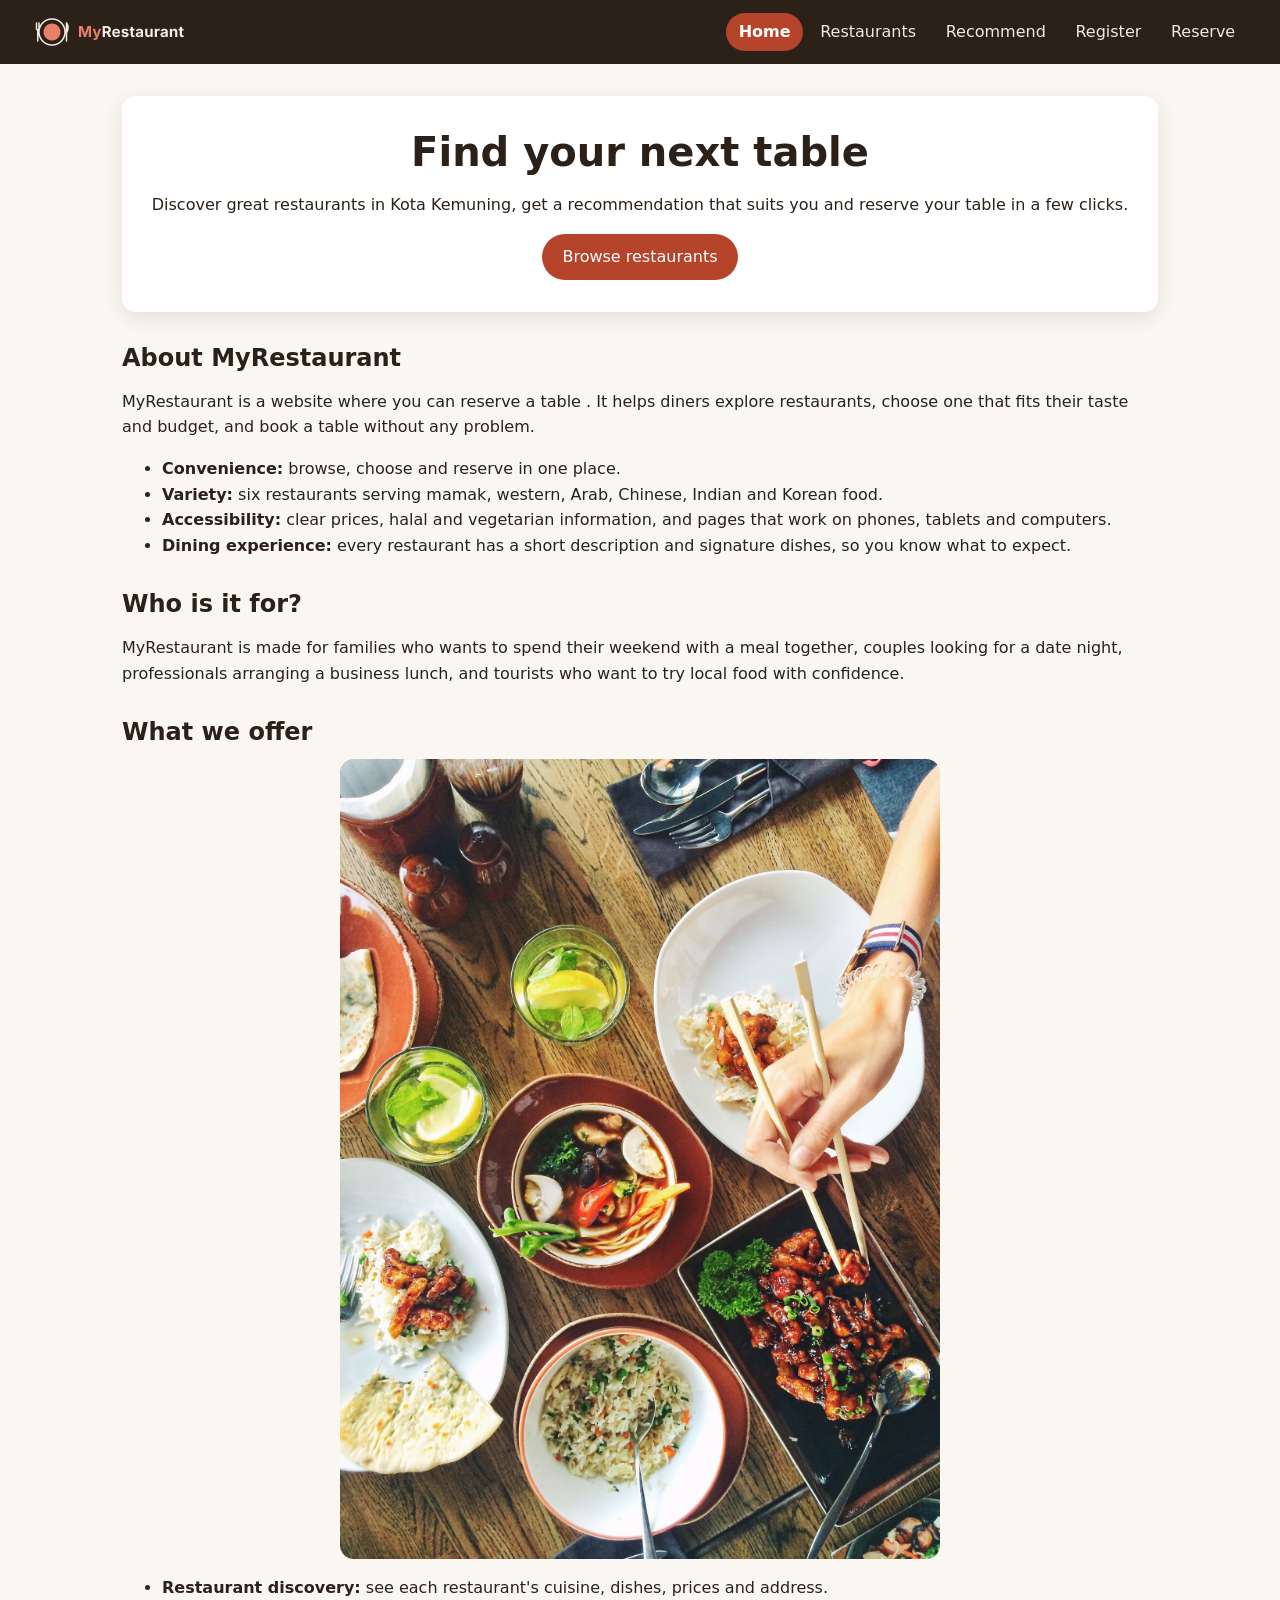
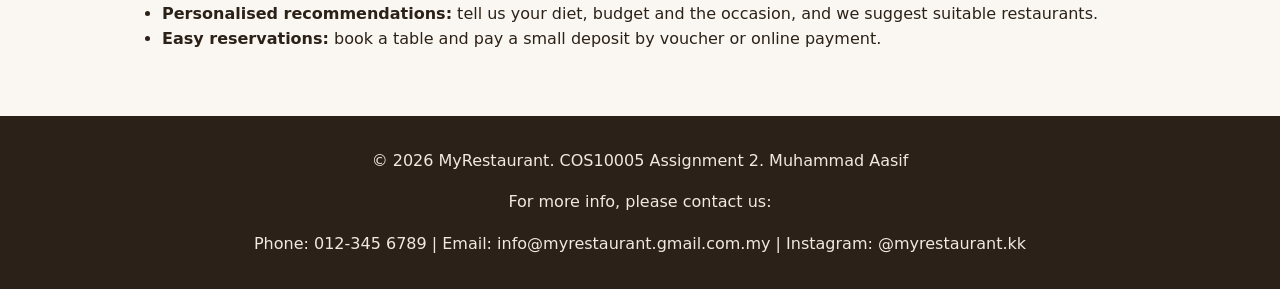
<file: assingment 2/index.html>
<!DOCTYPE html>
<html lang="en">

<head>
  <meta charset="UTF-8">
  <meta name="viewport" content="width=device-width, initial-scale=1.0">
  <title>Home | MyRestaurant</title>
  <link rel="stylesheet" href="css/style.css">
</head>

<body>

  <!-- Shared header and navigation (same on every page; only the "active" class moves) -->
  <header class="site-header">
    <a class="brand" href="index.html"><img src="images/logo.png" alt="MyRestaurant"></a>
    <nav class="main-nav" aria-label="Main navigation">
      <a href="index.html" class="active" aria-current="page">Home</a>
      <a href="restaurants.html">Restaurants</a>
      <a href="recommend.html">Recommend</a>
      <a href="register.html">Register</a>
      <a href="reservation.html">Reserve</a>
    </nav>
  </header>
  <main>
    <!--  platform name and a short tagline -->
    <section class="hero">
      <h1>Find your next table</h1>
      <p>Discover great restaurants in Kota Kemuning, get a recommendation that suits you and reserve your table in a
        few clicks.</p>
      <a class="btn" href="restaurants.html">Browse restaurants</a>
    </section>

    <!-- About the platform: purpose and values -->
    <section>
      <h2>About MyRestaurant</h2>
      <p>MyRestaurant is a website where you can reserve a table . It helps diners explore restaurants, choose one that
        fits their taste and budget, and book a table without any problem.</p>
      <ul>
        <li><strong>Convenience:</strong> browse, choose and reserve in one place.</li>
        <li><strong>Variety:</strong> six restaurants serving mamak, western, Arab, Chinese, Indian and Korean food.
        </li>
        <li><strong>Accessibility:</strong> clear prices, halal and vegetarian information, and pages that work on
          phones, tablets and computers.</li>
        <li><strong>Dining experience:</strong> every restaurant has a short description and signature dishes, so you
          know what to expect.</li>
      </ul>
    </section>

    <!-- Target users -->
    <section>
      <h2>Who is it for?</h2>
      <p>MyRestaurant is made for families who wants to spend their weekend with a meal together, couples looking
        for a date night, professionals
        arranging a business lunch, and tourists who want to try local food with confidence.</p>
    </section>

    <!-- Services and a photo -->
    <section>
      <h2>What we offer</h2>
      <img class="home-image" src="images/home.jpg" alt="Table filled with a variety of Asian dishes seen from above">
      <ul>
        <li><strong>Restaurant discovery:</strong> see each restaurant's cuisine, dishes, prices and address.</li>
        <li><strong>Personalised recommendations:</strong> tell us your diet, budget and the occasion, and we suggest
          suitable restaurants.</li>
        <li><strong>Easy reservations:</strong> book a table and pay a small deposit by voucher or online payment.</li>
      </ul>
    </section>
  </main>
  <footer class="site-footer">
    <p>&copy; 2026 MyRestaurant. COS10005 Assignment 2. Muhammad Aasif</p>
    <!-- Contact details  -->
    <p>For more info, please contact us:</p>
    <p>Phone: 012-345 6789 | Email: info@myrestaurant.gmail.com.my | Instagram: @myrestaurant.kk</p>
  </footer>

  <script src="js/script.js"></script>
</body>

</html>
</file>
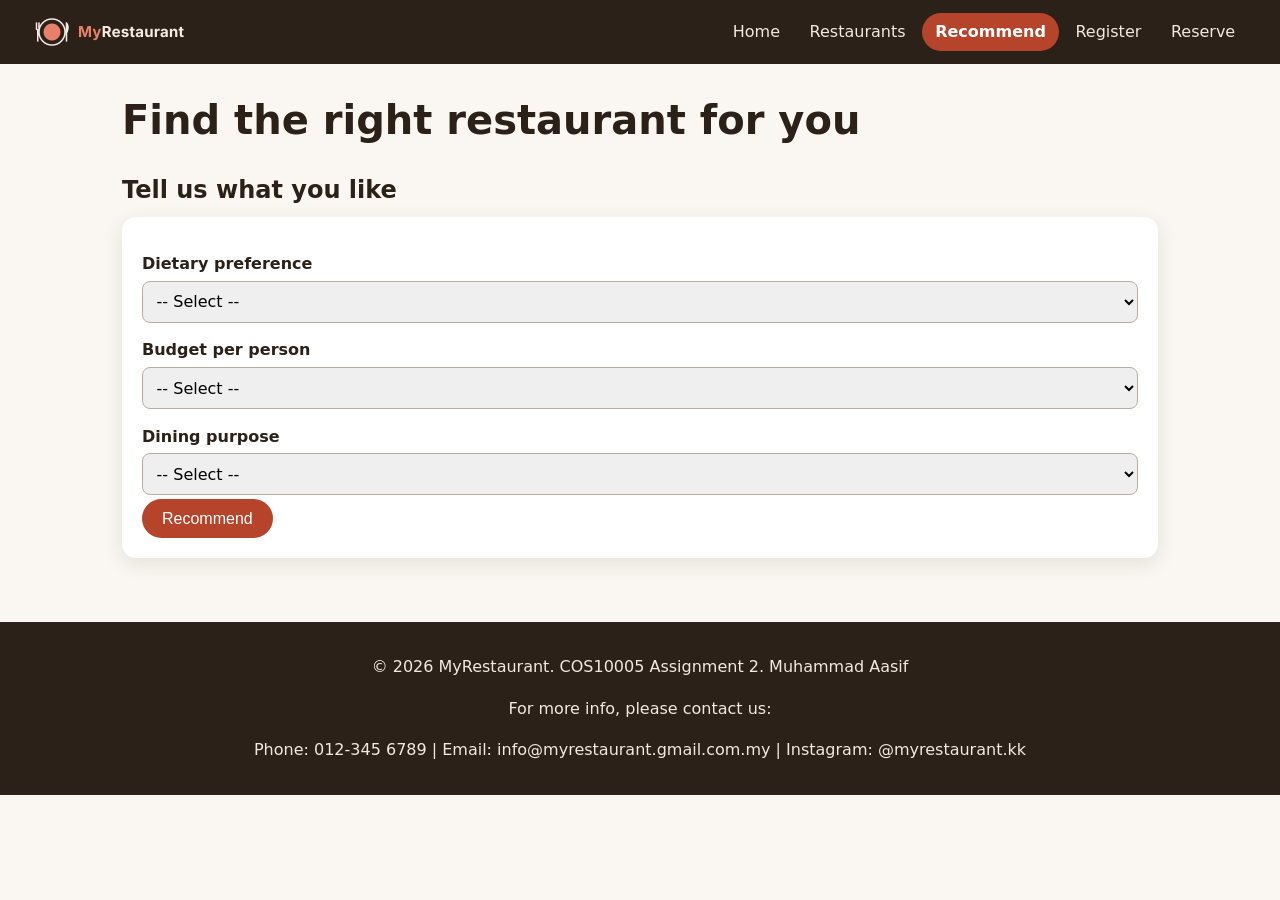
<file: assingment 2/recommend.html>
<!DOCTYPE html>
<html lang="en">

<head>
  <meta charset="UTF-8">
  <meta name="viewport" content="width=device-width, initial-scale=1.0">
  <title>Recommend | MyRestaurant</title>
  <link rel="stylesheet" href="css/style.css">
</head>

<body>

  <!-- Shared header and navigation (same on every page; only the "active" class moves) -->
  <header class="site-header">
    <a class="brand" href="index.html"><img src="images/logo.png" alt="MyRestaurant"></a>
    <nav class="main-nav" aria-label="Main navigation">
      <a href="index.html">Home</a>
      <a href="restaurants.html">Restaurants</a>
      <a href="recommend.html" class="active" aria-current="page">Recommend</a>
      <a href="register.html">Register</a>
      <a href="reservation.html">Reserve</a>
    </nav>
  </header>

  <main>
    <section class="page-title">
      <h1>Find the right restaurant for you</h1>
    </section>

    <section>
      <h2>Tell us what you like</h2>

      <!-- Recommendation form: the user picks a diet, a budget and a dining purpose -->
      <form id="recommend-form" novalidate>

        <label for="diet">Dietary preference</label>
        <select id="diet" name="diet">
          <option value="">-- Select --</option>
          <option value="halal">Halal</option>
          <option value="vegetarian">Vegetarian</option>
          <option value="none">None</option>
        </select>
        <p class="error-message" id="diet-rec-error"></p>

        <label for="budget">Budget per person</label>
        <select id="budget" name="budget">
          <option value="">-- Select --</option>
          <option value="20">Up to RM 20</option>
          <option value="35">Up to RM 35</option>
          <option value="50">Up to RM 50</option>
          <option value="100">Above RM 50</option>
        </select>
        <p class="error-message" id="budget-error"></p>

        <label for="purpose">Dining purpose</label>
        <select id="purpose" name="purpose">
          <option value="">-- Select --</option>
          <option value="family">Family</option>
          <option value="date">Date</option>
          <option value="business">Business</option>
        </select>
        <p class="error-message" id="purpose-error"></p>

        <button type="submit" class="btn">Recommend</button>
      </form>

      <!-- JavaScript writes the recommended restaurants here -->
      <div id="recommend-results" aria-live="polite"></div>
    </section>
  </main>

  <footer class="site-footer">
    <p>&copy; 2026 MyRestaurant. COS10005 Assignment 2. Muhammad Aasif</p>
    <!-- Contact details  -->
    <p>For more info, please contact us:</p>
    <p>Phone: 012-345 6789 | Email: info@myrestaurant.gmail.com.my | Instagram: @myrestaurant.kk</p>
  </footer>

  <script src="js/script.js"></script>
</body>

</html>
</file>
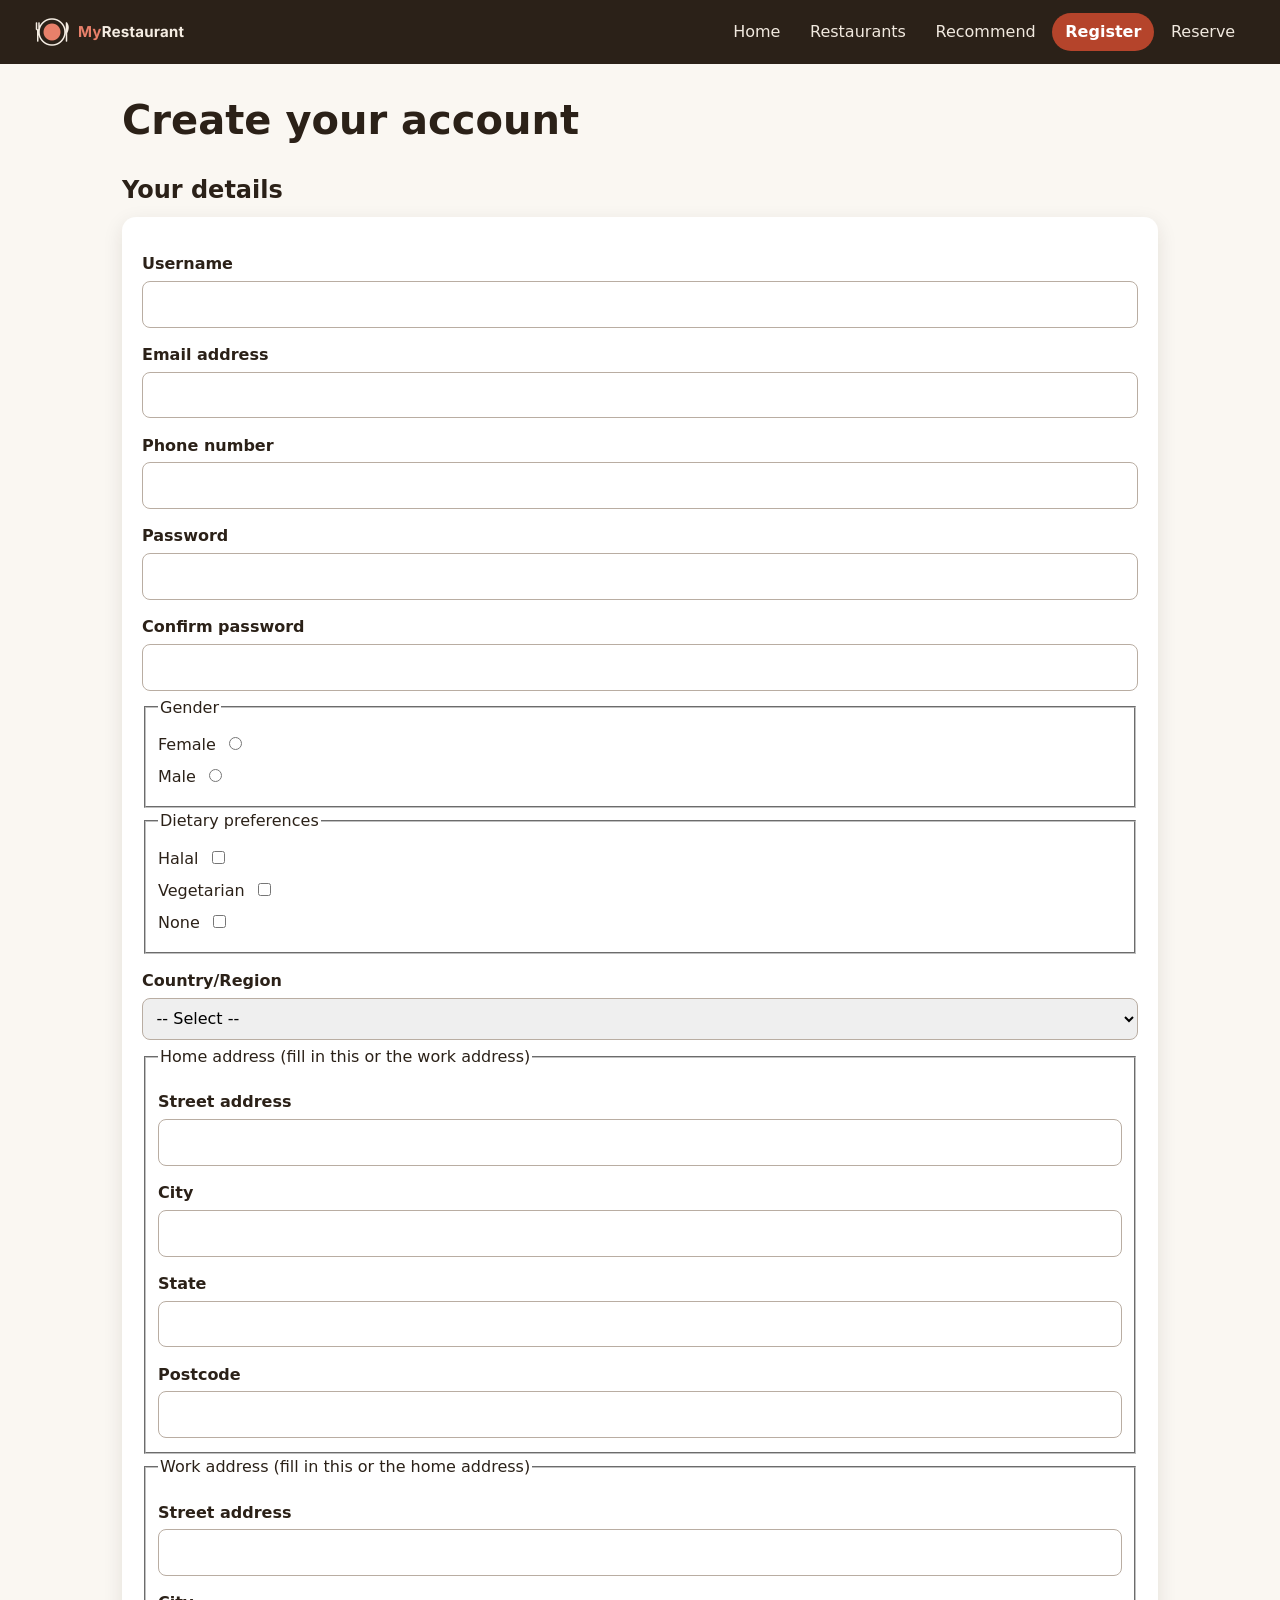
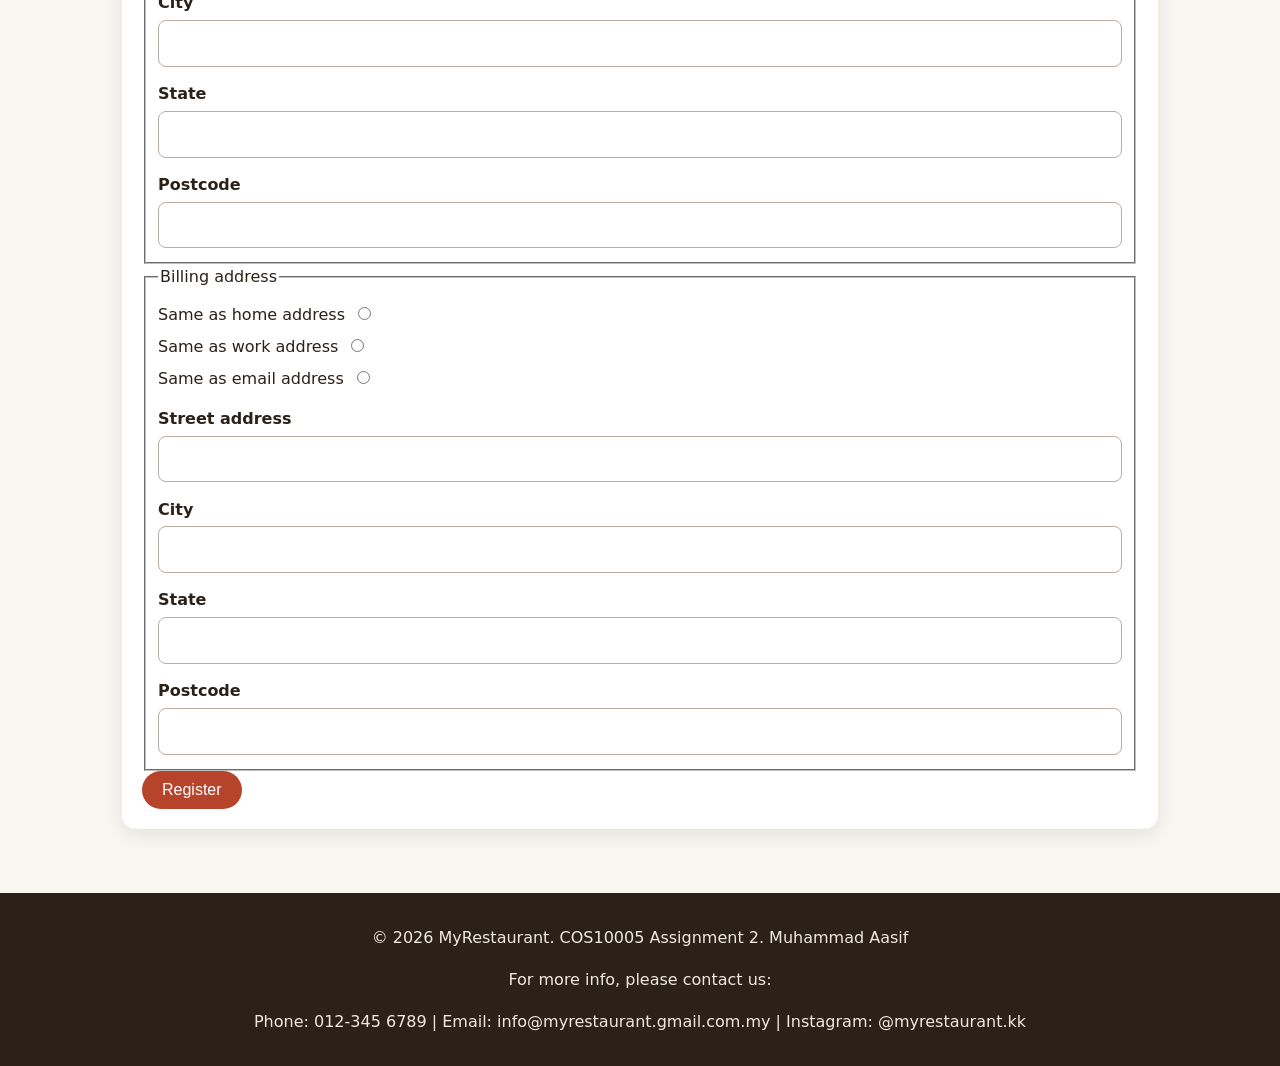
<file: assingment 2/register.html>
<!DOCTYPE html>
<html lang="en">

<head>
  <meta charset="UTF-8">
  <meta name="viewport" content="width=device-width, initial-scale=1.0">
  <title>Register | MyRestaurant</title>
  <link rel="stylesheet" href="css/style.css">
</head>

<body>

  <header class="site-header">
    <a class="brand" href="index.html"><img src="images/logo.png" alt="MyRestaurant"></a>
    <nav class="main-nav" aria-label="Main navigation">
      <a href="index.html">Home</a>
      <a href="restaurants.html">Restaurants</a>
      <a href="recommend.html">Recommend</a>
      <a href="register.html" class="active" aria-current="page">Register</a>
      <a href="reservation.html">Reserve</a>
    </nav>
  </header>

  <main>
    <section class="page-title">
      <h1>Create your account</h1>
    </section>

    <section>
      <h2>Your details</h2>
      <!-- username, email, phone, password,confirm password, gender, dietary preferences, country/region, submit -->
      <!-- Registration form: each field has a label and an empty paragraph for its error message -->
      <form id="register-form" novalidate>

        <!-- Username -->
        <label for="username">Username</label>
        <input type="text" id="username" name="username">
        <p class="error-message" id="username-error"></p>
        <!--email adress-->
        <label for="email">Email address</label>
        <input type="email" id="email" name="email">
        <p class="error-message" id="email-error"></p>

        <!--phone number-->
        <label for="phone">Phone number</label>
        <input type="tel" id="phone" name="phone">
        <p class="error-message" id="phone-error"></p>

        <!--password-->
        <label for="password">Password</label>
        <input type="password" id="password" name="password">
        <p class="error-message" id="password-error"></p>

        <!--confirm-password-->
        <label for="confirm-password">Confirm password</label>
        <input type="password" id="confirm-password" name="confirm-password">
        <p class="error-message" id="confirm-error"></p>

        <!-- Gender: radio buttons, only one can be chosen -->
        <fieldset>
          <legend>Gender</legend>
          <label>Female <input type="radio" id="gender-female" name="gender" value="female"></label>
          <label>Male <input type="radio" id="gender-male" name="gender" value="male"></label>
          <p class="error-message" id="gender-error"></p>
        </fieldset>

        <!-- Dietary preferences: checkboxes, several can be chosen -->
        <fieldset>
          <legend>Dietary preferences</legend>
          <label>Halal <input type="checkbox" id="diet-halal" name="diet" value="halal"></label>
          <label>Vegetarian <input type="checkbox" id="diet-vegetarian" name="diet" value="vegetarian"></label>
          <label>None <input type="checkbox" id="diet-none" name="diet" value="none"></label>
          <p class="error-message" id="diet-error"></p>
        </fieldset>

        <!-- Country/region drop-down list -->
        <label for="country">Country/Region</label>
        <select id="country" name="country">
          <option value="">-- Select --</option>
          <option value="Malaysia">Malaysia</option>
          <option value="Singapore">Singapore</option>
          <option value="Indonesia">Indonesia</option>
          <option value="Other">Other</option>
        </select>
        <p class="error-message" id="country-error"></p>
        <!-- Home address -->
        <fieldset class="address-group">
          <legend>Home address (fill in this or the work address)</legend>
          <label for="home-street">Street address</label>
          <input type="text" id="home-street" name="home-street">
          <label for="home-city">City</label>
          <input type="text" id="home-city" name="home-city">
          <label for="home-state">State</label>
          <input type="text" id="home-state" name="home-state">
          <label for="home-postcode">Postcode</label>
          <input type="text" id="home-postcode" name="home-postcode">
          <p class="error-message" id="home-address-error"></p>
        </fieldset>

        <!-- Work address -->
        <fieldset class="address-group">
          <legend>Work address (fill in this or the home address)</legend>
          <label for="work-street">Street address</label>
          <input type="text" id="work-street" name="work-street">
          <label for="work-city">City</label>
          <input type="text" id="work-city" name="work-city">
          <label for="work-state">State</label>
          <input type="text" id="work-state" name="work-state">
          <label for="work-postcode">Postcode</label>
          <input type="text" id="work-postcode" name="work-postcode">
          <p class="error-message" id="work-address-error"></p>
        </fieldset>

        <!-- Billing address: choosing home or work fills the boxes automatically -->
        <fieldset class="address-group">
          <legend>Billing address</legend>
          <div class="billing-options">
            <label>Same as home address <input type="radio" id="bill-opt-home" name="billing-source"
                value="home"></label>
            <label>Same as work address <input type="radio" id="bill-opt-work" name="billing-source"
                value="work"></label>
            <label>Same as email address <input type="radio" id="bill-opt-email" name="billing-source"
                value="email"></label>

          </div>
          <label for="bill-street">Street address</label>
          <input type="text" id="bill-street" name="bill-street">
          <label for="bill-city">City</label>
          <input type="text" id="bill-city" name="bill-city">
          <label for="bill-state">State</label>
          <input type="text" id="bill-state" name="bill-state">
          <label for="bill-postcode">Postcode</label>
          <input type="text" id="bill-postcode" name="bill-postcode">
          <p class="error-message" id="bill-address-error"></p>
        </fieldset>

        <button type="submit" class="btn">Register</button>
      </form>
      <p id="register-success" class="success-message"></p>
    </section>
  </main>

  <footer class="site-footer">
    <p>&copy; 2026 MyRestaurant. COS10005 Assignment 2. Muhammad Aasif</p>
    <!-- Contact details  -->
    <p>For more info, please contact us:</p>
    <p>Phone: 012-345 6789 | Email: info@myrestaurant.gmail.com.my | Instagram: @myrestaurant.kk</p>
  </footer>

  <script src="js/script.js"></script>
</body>

</html>
</file>
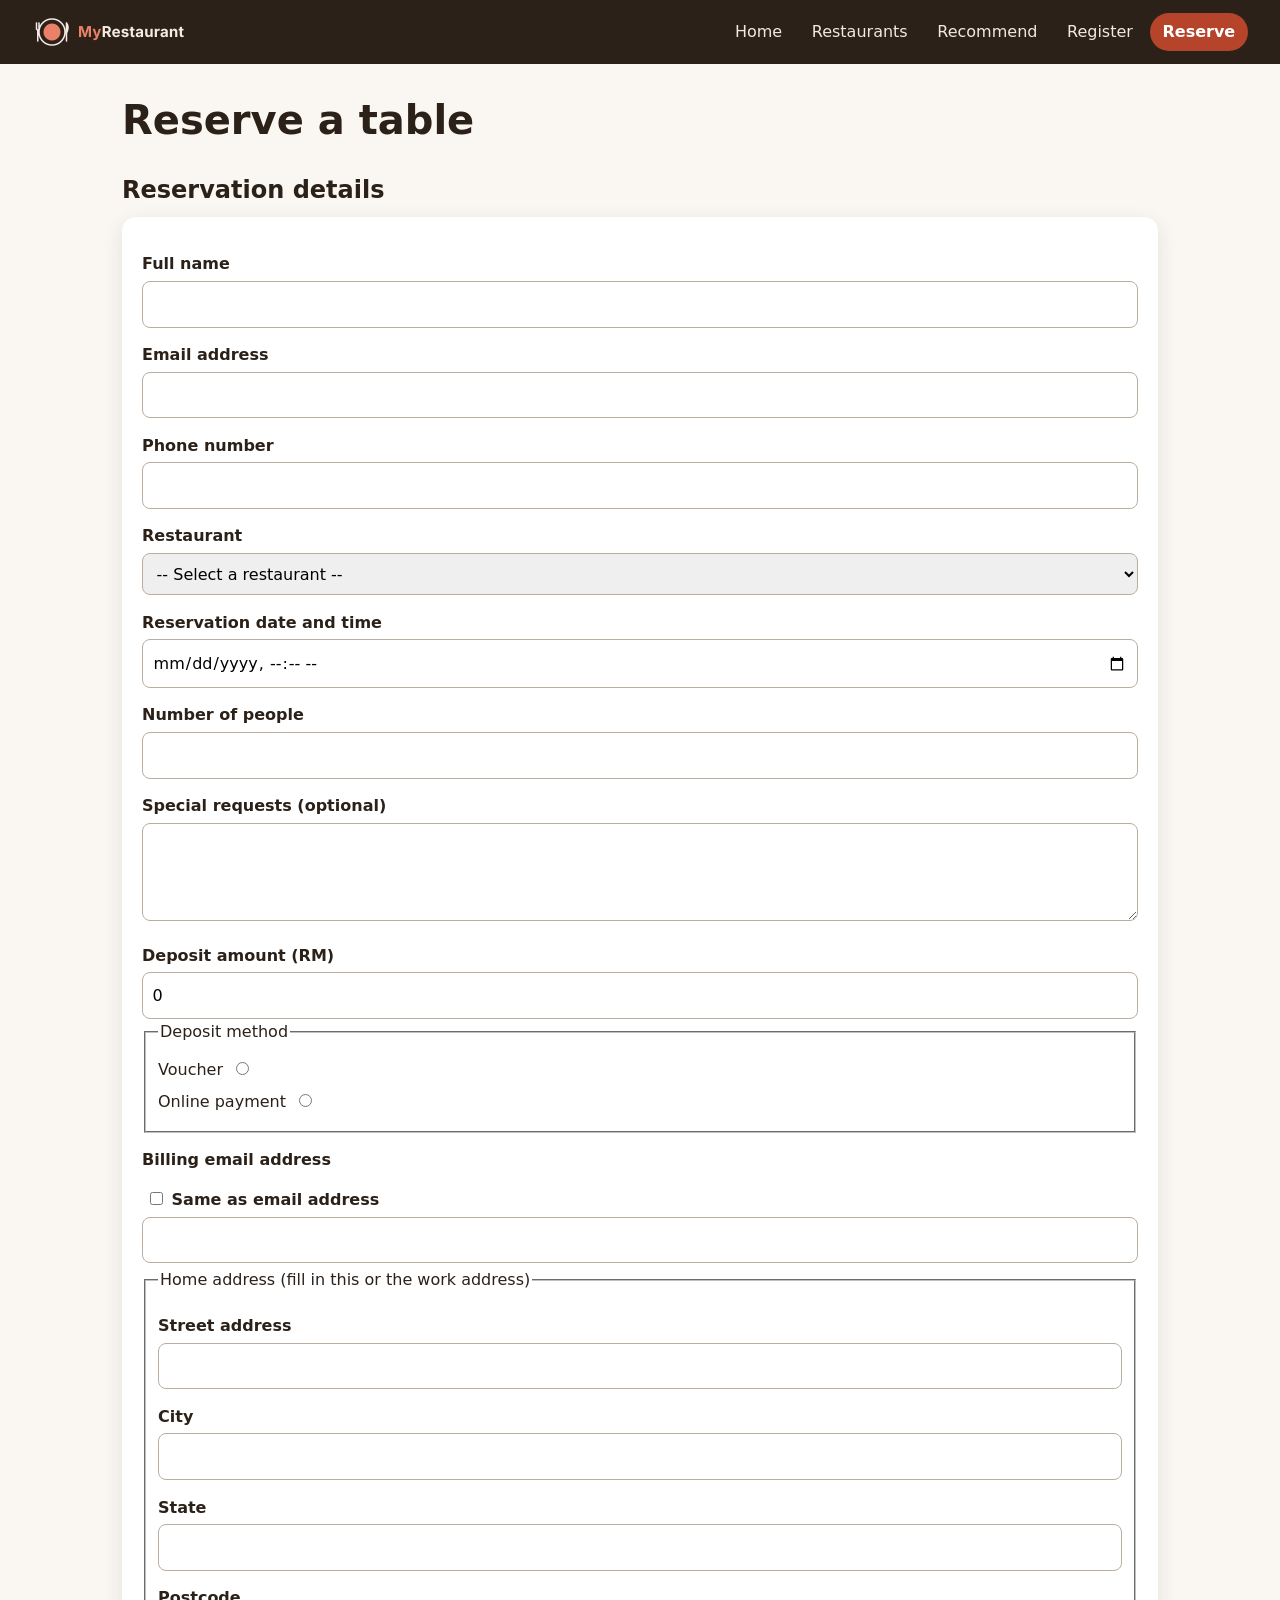
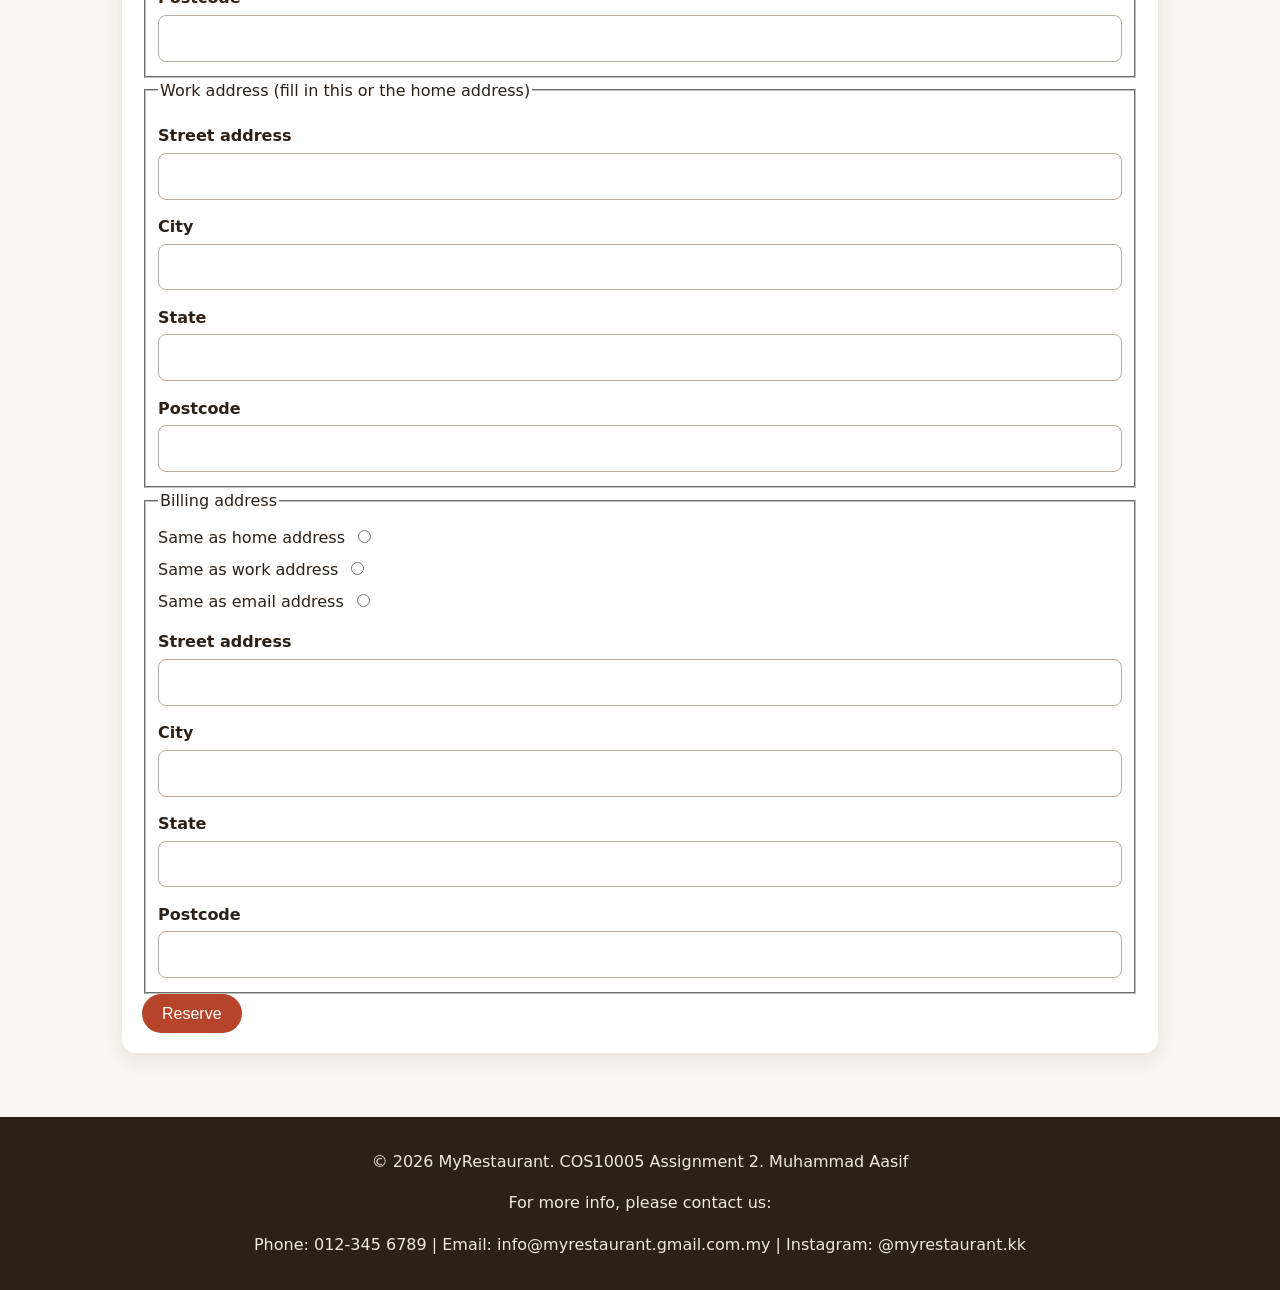
<file: assingment 2/reservation.html>
<!DOCTYPE html>
<html lang="en">

<head>
  <meta charset="UTF-8">
  <meta name="viewport" content="width=device-width, initial-scale=1.0">
  <title>Reservation | MyRestaurant</title>
  <link rel="stylesheet" href="css/style.css">
</head>

<body>

  <header class="site-header">
    <a class="brand" href="index.html"><img src="images/logo.png" alt="MyRestaurant"></a>
    <nav class="main-nav" aria-label="Main navigation">
      <a href="index.html">Home</a>
      <a href="restaurants.html">Restaurants</a>
      <a href="recommend.html">Recommend</a>
      <a href="register.html">Register</a>
      <a href="reservation.html" class="active" aria-current="page">Reserve</a>
    </nav>
  </header>

  <main>
    <section class="page-title">
      <h1>Reserve a table</h1>
    </section>

    <section>
      <h2>Reservation details</h2>

      <!-- Reservation form -->
      <form id="reservation-form" method="post" action="http://mercury.swin.edu.au/it000000/cos10005/regtest.php"
        novalidate>

        <!-- Customer details -->
        <label for="fullname">Full name</label>
        <input type="text" id="fullname" name="fullname">
        <p class="error-message" id="fullname-error"></p>

        <label for="res-email">Email address</label>
        <input type="email" id="res-email" name="email">
        <p class="error-message" id="res-email-error"></p>

        <label for="res-phone">Phone number</label>
        <input type="tel" id="res-phone" name="phone">
        <p class="error-message" id="res-phone-error"></p>

        <!-- Restaurant drop-down: the deposit below changes with the choice -->
        <label for="restaurant">Restaurant</label>
        <select id="restaurant" name="restaurant">
          <option value="">-- Select a restaurant --</option>
          <option value="asiba">Restaurant Asiba</option>
          <option value="gula">Restaurant Gula Cakery</option>
          <option value="pakistan">Restaurant Pakistan</option>
          <option value="hakshan">Restaurant Hakshan</option>
          <option value="leela">Madam Leela's</option>
          <option value="jisoo">Restaurant Jisoo Korean Fried Chicken</option>
        </select>
        <p class="error-message" id="restaurant-error"></p>

        <!-- Booking details -->
        <label for="datetime">Reservation date and time</label>
        <input type="datetime-local" id="datetime" name="datetime">
        <p class="error-message" id="datetime-error"></p>

        <label for="people">Number of people</label>
        <input type="number" id="people" name="people">
        <p class="error-message" id="people-error"></p>

        <label for="requests">Special requests (optional)</label>
        <textarea id="requests" name="requests" rows="3"></textarea>

        <!-- Deposit amount: read only, filled in by JavaScript -->
        <label for="deposit">Deposit amount (RM)</label>
        <input type="text" id="deposit" name="deposit" value="0" readonly>

        <!-- Deposit method: radio buttons, only one can be chosen -->
        <fieldset>
          <legend>Deposit method</legend>
          <label>Voucher <input type="radio" id="pay-voucher" name="paymethod" value="voucher"></label>
          <label>Online payment <input type="radio" id="pay-online" name="paymethod" value="online"></label>
        </fieldset>
        <p class="error-message" id="paymethod-error"></p>

        <!-- Voucher section: hidden until Voucher is chosen -->
        <div id="voucher-section" class="hidden">
          <label for="voucher">Voucher code (12 digits)</label>
          <input type="text" id="voucher" name="voucher">
          <p class="error-message" id="voucher-error"></p>
        </div>

        <!-- Card section: hidden until Online payment is chosen -->
        <div id="card-section" class="hidden">
          <label for="cardtype">Card type</label>
          <select id="cardtype" name="cardtype">
            <option value="">-- Select --</option>
            <option value="visa">Visa</option>
            <option value="mastercard">Mastercard</option>
            <option value="amex">American Express</option>
          </select>
          <p class="error-message" id="cardtype-error"></p>

          <label for="cardnumber">Card number (use a fake number for testing)</label>
          <input type="text" id="cardnumber" name="cardnumber">
          <p class="error-message" id="cardnumber-error"></p>
        </div>

        <!-- Billing email: the checkbox copies the email address above -->
        <label for="billing-email">Billing email address</label>
        <label><input type="checkbox" id="same-email"> Same as email address</label>
        <input type="email" id="billing-email" name="billingemail">
        <p class="error-message" id="billing-email-error"></p>

        <!-- Home address -->
        <fieldset class="address-group">
          <legend>Home address (fill in this or the work address)</legend>
          <label for="home-street">Street address</label>
          <input type="text" id="home-street" name="home-street">
          <label for="home-city">City</label>
          <input type="text" id="home-city" name="home-city">
          <label for="home-state">State</label>
          <input type="text" id="home-state" name="home-state">
          <label for="home-postcode">Postcode</label>
          <input type="text" id="home-postcode" name="home-postcode">
          <p class="error-message" id="home-address-error"></p>
        </fieldset>

        <!-- Work address -->
        <fieldset class="address-group">
          <legend>Work address (fill in this or the home address)</legend>
          <label for="work-street">Street address</label>
          <input type="text" id="work-street" name="work-street">
          <label for="work-city">City</label>
          <input type="text" id="work-city" name="work-city">
          <label for="work-state">State</label>
          <input type="text" id="work-state" name="work-state">
          <label for="work-postcode">Postcode</label>
          <input type="text" id="work-postcode" name="work-postcode">
          <p class="error-message" id="work-address-error"></p>
        </fieldset>

        <!-- Billing address: choosing home or work fills the boxes automatically -->
        <fieldset class="address-group">
          <legend>Billing address</legend>
          <div class="billing-options">
            <label>Same as home address <input type="radio" id="bill-opt-home" name="billing-source"
                value="home"></label>
            <label>Same as work address <input type="radio" id="bill-opt-work" name="billing-source"
                value="work"></label>
            <label>Same as email address <input type="radio" id="bill-opt-email" name="billing-source"
                value="email"></label>
          </div>
          <label for="bill-street">Street address</label>
          <input type="text" id="bill-street" name="bill-street">
          <label for="bill-city">City</label>
          <input type="text" id="bill-city" name="bill-city">
          <label for="bill-state">State</label>
          <input type="text" id="bill-state" name="bill-state">
          <label for="bill-postcode">Postcode</label>
          <input type="text" id="bill-postcode" name="bill-postcode">
          <p class="error-message" id="bill-address-error"></p>
        </fieldset>
        <button type="submit" class="btn">Reserve</button>

      </form>
    </section>
  </main>

  <footer class="site-footer">
    <p>&copy; 2026 MyRestaurant. COS10005 Assignment 2. Muhammad Aasif</p>
    <!-- Contact details  -->
    <p>For more info, please contact us:</p>
    <p>Phone: 012-345 6789 | Email: info@myrestaurant.gmail.com.my | Instagram: @myrestaurant.kk</p>
  </footer>

  <script src="js/script.js"></script>
</body>

</html>
</file>
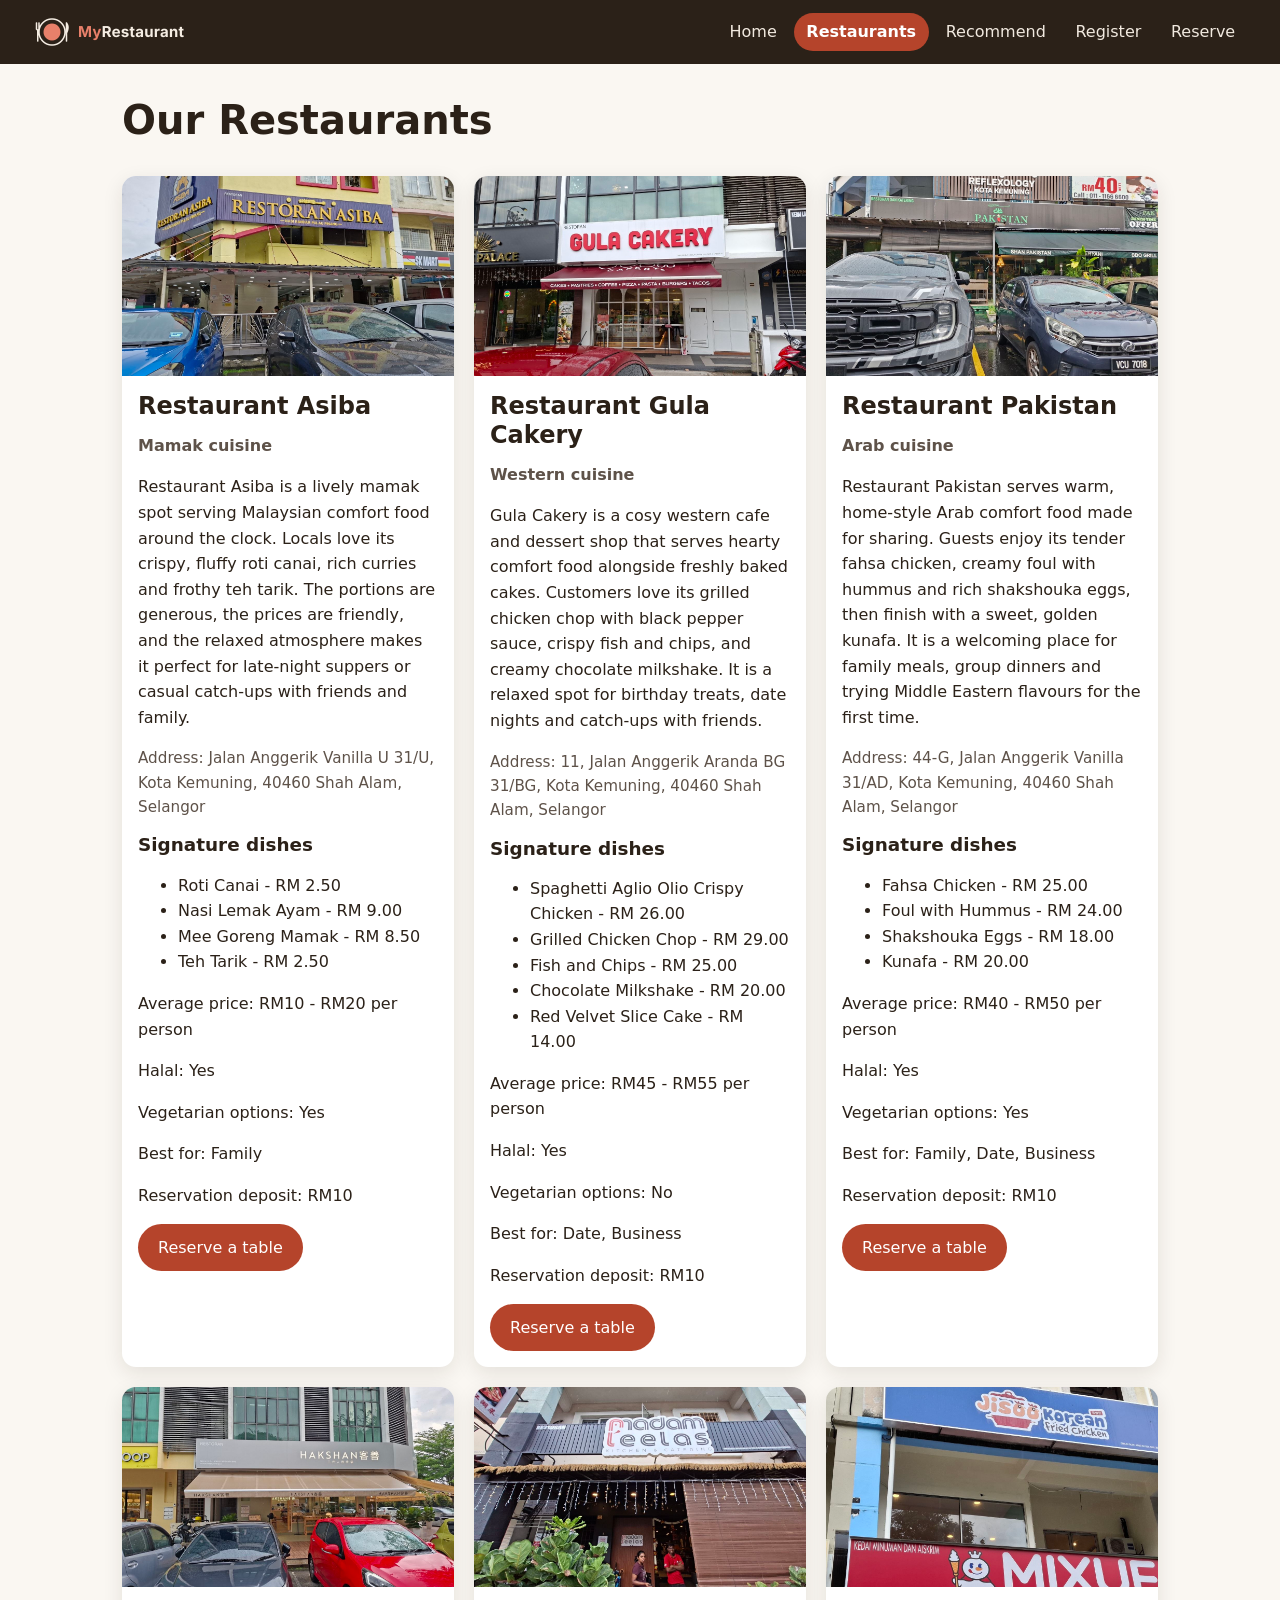
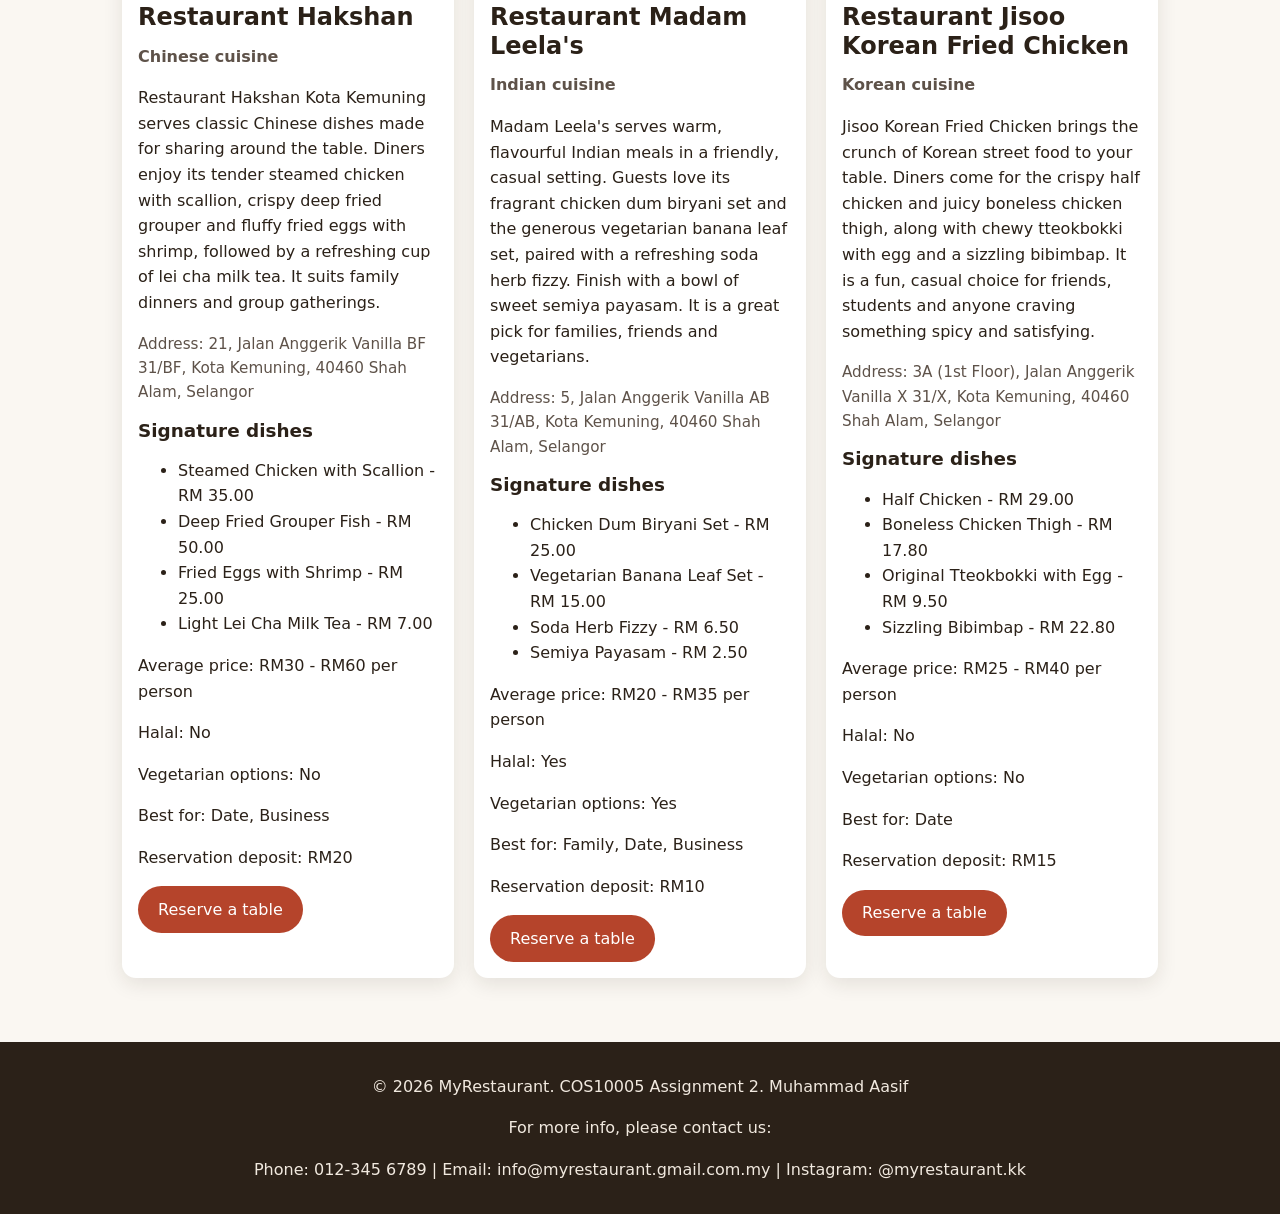
<file: assingment 2/restaurants.html>
<!DOCTYPE html>
<html lang="en">

<head>
  <meta charset="UTF-8">
  <meta name="viewport" content="width=device-width, initial-scale=1.0">
  <title>Restaurants | MyRestaurant</title>
  <link rel="stylesheet" href="css/style.css">
</head>

<body>

  <header class="site-header">
    <a class="brand" href="index.html"><img src="images/logo.png" alt="MyRestaurant"></a>
    <nav class="main-nav" aria-label="Main navigation">
      <a href="index.html">Home</a>
      <a href="restaurants.html" class="active" aria-current="page">Restaurants</a>
      <a href="recommend.html">Recommend</a>
      <a href="register.html">Register</a>
      <a href="reservation.html">Reserve</a>
    </nav>
  </header>

  <main>
    <section class="page-title">
      <h1>Our Restaurants</h1>
    </section>

    <section class="restaurant-grid">
      <!-- Each needs:name, cuisine, signature dishes + prices, deposit amount, 50-100 word description, image with alt text, average price per person.-->

      <!-- Restaurant 1: Asiba (Mamak) -->
      <article class="restaurant-card">
        <img src="images/asiba.jpg" alt="Front of Restaurant Asiba in Kota Kemuning">
        <div class="card-body">
          <h2>Restaurant Asiba</h2>
          <p class="cuisine">Mamak cuisine</p>
          <p>Restaurant Asiba is a lively mamak spot serving Malaysian comfort food around the clock. Locals love its
            crispy, fluffy roti canai, rich curries and frothy teh tarik. The portions are generous, the prices are
            friendly, and the relaxed atmosphere makes it perfect for late-night suppers or casual catch-ups with
            friends and family.</p>
          <p class="address">Address: Jalan Anggerik Vanilla U 31/U, Kota Kemuning, 40460 Shah Alam, Selangor</p>
          <h3>Signature dishes</h3>
          <ul>
            <li>Roti Canai - RM 2.50</li>
            <li>Nasi Lemak Ayam - RM 9.00</li>
            <li>Mee Goreng Mamak - RM 8.50</li>
            <li>Teh Tarik - RM 2.50</li>
          </ul>
          <p>Average price: RM10 - RM20 per person</p>
          <p>Halal: Yes</p>
          <p>Vegetarian options: Yes</p>
          <p>Best for: Family</p>
          <p>Reservation deposit: RM10</p>
          <a class="btn" href="reservation.html?restaurant=asiba">Reserve a table</a>
        </div>
      </article>
      <!-- Restaurant 2: Gula Cakery (Western) -->
      <article class="restaurant-card">
        <img src="images/gula.jpg" alt="Front of Restaurant Gula Cakery in Kota Kemuning">
        <div class="card-body">
          <h2>Restaurant Gula Cakery</h2>
          <p class="cuisine">Western cuisine</p>
          <p>Gula Cakery is a cosy western cafe and dessert shop that serves hearty comfort food alongside freshly baked
            cakes. Customers love its grilled chicken chop with black pepper sauce, crispy fish and chips, and creamy
            chocolate milkshake. It is a relaxed spot for birthday treats, date nights and catch-ups with friends.</p>
          <p class="address">Address: 11, Jalan Anggerik Aranda BG 31/BG, Kota Kemuning, 40460 Shah Alam, Selangor</p>
          <h3> Signature dishes</h3>
          <ul>
            <li>Spaghetti Aglio Olio Crispy Chicken - RM 26.00</li>
            <li>Grilled Chicken Chop - RM 29.00</li>
            <li>Fish and Chips - RM 25.00</li>
            <li>Chocolate Milkshake - RM 20.00</li>
            <li>Red Velvet Slice Cake - RM 14.00</li>
          </ul>
          <p>Average price: RM45 - RM55 per person</p>
          <p>Halal: Yes</p>
          <p>Vegetarian options: No</p>
          <p>Best for: Date, Business</p>
          <p>Reservation deposit: RM10</p>
          <a class="btn" href="reservation.html?restaurant=gula">Reserve a table</a>
        </div>
      </article>
      <!-- Restaurant 3: Pakistan (Arab) -->
      <article class="restaurant-card">
        <img src="images/pakistan.jpg" alt="Front of Restaurant Pakistan in Kota Kemuning">
        <div class="card-body">
          <h2>Restaurant Pakistan</h2>
          <p class="cuisine">Arab cuisine</p>
          <p>Restaurant Pakistan serves warm, home-style Arab comfort food made for sharing. Guests enjoy its tender
            fahsa chicken, creamy foul with hummus and rich shakshouka eggs, then finish with a sweet, golden kunafa. It
            is a welcoming place for family meals, group dinners and trying Middle Eastern flavours for the first time.
          </p>
          <p class="address">Address: 44-G, Jalan Anggerik Vanilla 31/AD, Kota Kemuning, 40460 Shah Alam, Selangor</p>
          <h3> Signature dishes</h3>
          <ul>
            <li>Fahsa Chicken - RM 25.00</li>
            <li>Foul with Hummus - RM 24.00</li>
            <li>Shakshouka Eggs - RM 18.00</li>
            <li>Kunafa - RM 20.00</li>
          </ul>
          <p>Average price: RM40 - RM50 per person</p>
          <p>Halal: Yes</p>
          <p>Vegetarian options: Yes</p>
          <p>Best for: Family, Date, Business</p>
          <p>Reservation deposit: RM10</p>
          <a class="btn" href="reservation.html?restaurant=pakistan">Reserve a table</a>
        </div>
      </article>
      <!-- Restaurant 4: Hakshan (Chinese) -->
      <article class="restaurant-card">
        <img src="images/hakshan.jpg" alt="Front of Restaurant Hakshan in Kota Kemuning">
        <div class="card-body">
          <h2>Restaurant Hakshan</h2>
          <p class="cuisine">Chinese cuisine</p>
          <p>Restaurant Hakshan Kota Kemuning serves classic Chinese dishes made for sharing around the table. Diners
            enjoy its tender steamed chicken with scallion, crispy deep fried grouper and fluffy fried eggs with shrimp,
            followed by a refreshing cup of lei cha milk tea. It suits family dinners and group gatherings.</p>
          <p class="address">Address: 21, Jalan Anggerik Vanilla BF 31/BF, Kota Kemuning, 40460 Shah Alam, Selangor</p>
          <h3> Signature dishes</h3>
          <ul>
            <li>Steamed Chicken with Scallion - RM 35.00</li>
            <li>Deep Fried Grouper Fish - RM 50.00</li>
            <li>Fried Eggs with Shrimp - RM 25.00</li>
            <li>Light Lei Cha Milk Tea - RM 7.00</li>
          </ul>
          <p>Average price: RM30 - RM60 per person</p>
          <p>Halal: No</p>
          <p>Vegetarian options: No</p>
          <p>Best for: Date, Business</p>
          <p>Reservation deposit: RM20</p>
          <a class="btn" href="reservation.html?restaurant=hakshan">Reserve a table</a>
        </div>
      </article>
      <!-- Restaurant 5:  Lella's (Indian) -->
      <article class="restaurant-card">
        <img src="images/leela.jpg" alt="Front of Restaurant Madam Leela's in Kota Kemuning">
        <div class="card-body">
          <h2>Restaurant Madam Leela's</h2>
          <p class="cuisine">Indian cuisine</p>
          <p>Madam Leela's serves warm, flavourful Indian meals in a friendly, casual setting. Guests love its fragrant
            chicken dum biryani set and the generous vegetarian banana leaf set, paired with a refreshing soda herb
            fizzy. Finish with a bowl of sweet semiya payasam. It is a great pick for families, friends and vegetarians.
          </p>
          <p class="address">Address: 5, Jalan Anggerik Vanilla AB 31/AB, Kota Kemuning, 40460 Shah Alam, Selangor</p>
          <h3> Signature dishes</h3>
          <ul>
            <li>Chicken Dum Biryani Set - RM 25.00</li>
            <li>Vegetarian Banana Leaf Set - RM 15.00</li>
            <li>Soda Herb Fizzy - RM 6.50</li>
            <li>Semiya Payasam - RM 2.50</li>
          </ul>
          <p>Average price: RM20 - RM35 per person</p>
          <p>Halal: Yes</p>
          <p>Vegetarian options: Yes</p>
          <p>Best for: Family, Date, Business</p>
          <p>Reservation deposit: RM10</p>
          <a class="btn" href="reservation.html?restaurant=leela">Reserve a table</a>
        </div>
      </article>
      <!-- Restaurant 6: Jisoo (Korean) -->
      <article class="restaurant-card">
        <img src="images/jisoo.jpg" alt="Front of Restaurant Jisoo Korean Fried Chicken in Kota Kemuning">
        <div class="card-body">
          <h2>Restaurant Jisoo Korean Fried Chicken</h2>
          <p class="cuisine">Korean cuisine</p>
          <p>Jisoo Korean Fried Chicken brings the crunch of Korean street food to your table. Diners come for the
            crispy half chicken and juicy boneless chicken thigh, along with chewy tteokbokki with egg and a sizzling
            bibimbap. It is a fun, casual choice for friends, students and anyone craving something spicy and
            satisfying.</p>
          <p class="address">Address: 3A (1st Floor), Jalan Anggerik Vanilla X 31/X, Kota Kemuning, 40460 Shah Alam,
            Selangor</p>
          <h3> Signature dishes</h3>
          <ul>
            <li>Half Chicken - RM 29.00</li>
            <li>Boneless Chicken Thigh - RM 17.80</li>
            <li>Original Tteokbokki with Egg - RM 9.50</li>
            <li>Sizzling Bibimbap - RM 22.80</li>
          </ul>
          <p>Average price: RM25 - RM40 per person</p>
          <p>Halal: No</p>
          <p>Vegetarian options: No</p>
          <p>Best for: Date</p>
          <p>Reservation deposit: RM15</p>
          <a class="btn" href="reservation.html?restaurant=jisoo">Reserve a table</a>
        </div>
      </article>
    </section>
  </main>

  <footer class="site-footer">
    <p>&copy; 2026 MyRestaurant. COS10005 Assignment 2. Muhammad Aasif</p>
    <!-- Contact details  -->
    <p>For more info, please contact us:</p>
    <p>Phone: 012-345 6789 | Email: info@myrestaurant.gmail.com.my | Instagram: @myrestaurant.kk</p>
  </footer>

  <script src="js/script.js"></script>
</body>

</html>
</file>
<file: assingment 2/css/style.css>
/* ==========================================================
   MyRestaurant - style.css
   Sections: 1 Variables | 2 Base | 3 Header/Nav | 4 Layout
             5 Buttons | 6 Cards | 7 Forms | 8 Footer
             9 Tablet (768-1023px) | 10 Desktop (1024px+)
   Approach: MOBILE-FIRST. Base styles are for phones (<=767px);
   media queries ADD changes as the screen gets wider.
   ========================================================== */

/* ---------- 1. Variables: change the whole theme here ---------- */
:root {
  --bg: #faf7f2;
  /* warm off-white page background */
  --surface: #ffffff;
  /* cards and forms */
  --text: #2b2118;
  /* near-black brown (strong contrast on --bg) */
  --muted: #5e5249;
  /* secondary text, still readable */
  --accent: #b5442b;
  /* terracotta: buttons, active link */
  --accent-dark: #8f3320;
  /* button hover */
  --dark: #2b2118;
  /* header/footer background */
  --radius: 14px;
  --shadow: 0 6px 20px rgba(43, 33, 24, 0.10);
}

/* ---------- 2. Base ---------- */
* {
  box-sizing: border-box;
}

/* width includes padding, so layouts do not overflow */

body {
  margin: 0;
  font-family: "Segoe UI", system-ui, -apple-system, Arial, sans-serif;
  font-size: 1rem;
  /* 16px: readable minimum */
  line-height: 1.6;
  color: var(--text);
  background: var(--bg);
}

h1,
h2,
h3 {
  line-height: 1.2;
  margin: 0 0 0.75rem;
}

h1 {
  font-size: 2rem;
}

h2 {
  font-size: 1.5rem;
}

h3 {
  font-size: 1.15rem;
}

img {
  max-width: 100%;
  height: auto;
  display: block;
}

/* images shrink with the screen */

a {
  color: var(--accent);
}

/* ---------- 3. Header / Nav ---------- */
.site-header {
  background: var(--dark);
  padding: 0.75rem 1rem;
  display: flex;
  flex-direction: column;
  /* phone: brand on top, nav underneath */
  gap: 0.5rem;
}

.brand {
  color: #fff;
  font-size: 1.4rem;
  font-weight: 700;
  text-decoration: none;
  letter-spacing: 0.5px;
}

.main-nav {
  display: flex;
  flex-wrap: wrap;
  gap: 0.25rem;
}

.main-nav a {
  color: #f1e9df;
  text-decoration: none;
  padding: 0.4rem 0.8rem;
  border-radius: 999px;
}

.main-nav a:hover {
  background: rgba(255, 255, 255, 0.15);
}

/* Current page highlight: the .active class is moved by hand in each HTML file */
.main-nav a.active {
  background: var(--accent);
  color: #fff;
  font-weight: 600;
}

/* ---------- 4. Layout ---------- */
main {
  padding: 1rem;
  max-width: 1100px;
  margin: 0 auto;
}

main section {
  margin-bottom: 2rem;
}

.hero {
  background: var(--surface);
  border-radius: var(--radius);
  box-shadow: var(--shadow);
  padding: 2rem 1.25rem;
  text-align: center;
}

.restaurant-grid {
  display: grid;
  grid-template-columns: 1fr;
  /* phone: one card per row */
  gap: 1.25rem;
}

/* ---------- 5. Buttons ---------- */
.btn {
  display: inline-block;
  background: var(--accent);
  color: #fff;
  text-decoration: none;
  padding: 0.65rem 1.25rem;
  border: 0;
  border-radius: 999px;
  font-size: 1rem;
  cursor: pointer;
}

.btn:hover {
  background: var(--accent-dark);
}

/* ---------- 6. Cards ---------- */
.restaurant-card {
  background: var(--surface);
  border-radius: var(--radius);
  box-shadow: var(--shadow);
  overflow: hidden;
  /* keeps image corners rounded */
}

.restaurant-card img {
  width: 100%;
  height: 200px;
  object-fit: cover;
}

.card-body {
  padding: 1rem;
}

.cuisine {
  color: var(--muted);
  font-weight: 600;
  margin-top: 0;
}

/* ---------- 7. Forms ---------- */
form {
  background: var(--surface);
  padding: 1.25rem;
  border-radius: var(--radius);
  box-shadow: var(--shadow);
}

label {
  display: block;
  margin: 0.9rem 0 0.25rem;
  font-weight: 600;
}

input,
select,
textarea {
  width: 100%;
  padding: 0.6rem;
  font: inherit;
  border: 1px solid #b9ada2;
  border-radius: 8px;
}

input:focus,
select:focus,
textarea:focus,
.btn:focus,
a:focus {
  outline: 3px solid #1a5fb4;
  /* visible keyboard focus (accessibility) */
  outline-offset: 2px;
}

.error-message {
  color: #b00020;
  font-size: 0.9rem;
  margin: 0.25rem 0 0;
}

/* ---------- 8. Footer ---------- */
.site-footer {
  background: var(--dark);
  color: #f1e9df;
  text-align: center;
  padding: 1rem;
}

/* ---------- 9. Tablet: 768px - 1023px ---------- */
@media (min-width: 768px) {
  h1 {
    font-size: 2.5rem;
  }

  .site-header {
    flex-direction: row;
    justify-content: space-between;
    align-items: center;
    padding: 0.75rem 2rem;
  }

  .restaurant-grid {
    grid-template-columns: repeat(2, 1fr);
  }

  /* two cards per row */
}

/* ---------- 10. Desktop: 1024px and up ---------- */
@media (min-width: 1024px) {
  main {
    padding: 2rem;
  }

  .restaurant-grid {
    grid-template-columns: repeat(3, 1fr);
  }

  /* three cards per row */
}

/* ---------- Restaurant address line ---------- */
.address {
  color: var(--muted);
  font-size: 0.95rem;
}

/* ---------- Radio buttons and checkboxes ---------- */
/* stop them stretching to full width and put a small gap after the text */
input[type="radio"],
input[type="checkbox"] {
  width: auto;
  margin-left: 0.5rem;
}

/* normal weight and spacing for the options inside each fieldset */
fieldset label {
  font-weight: 400;
  margin: 0.4rem 0;
}

/* ---------- Registration success message ---------- */

.success-message {
  color: #1b6b2f;
  font-weight: 600;
  margin-top: 1rem;
}

/* hides the voucher and card sections until JavaScript shows them */
.hidden {
  display: none;
}

/* keeps the logo a sensible size in the header */
.brand img {
  height: 40px;
  width: auto;
}

/* rounded home page picture that keeps its full shape */
.home-image {
  width: 100%;
  max-width: 600px;
  height: auto;
  margin: 0 auto 1rem;
  border-radius: var(--radius);
}

/* ---------- Address sections ---------- */
/* labels inside an address group look like the other form labels */
.address-group label {
  font-weight: 600;
  margin: 0.9rem 0 0.25rem;
}

/* the three billing choices use the lighter option style */
.billing-options label {
  font-weight: 400;
  margin: 0.4rem 0;
}
</file>
